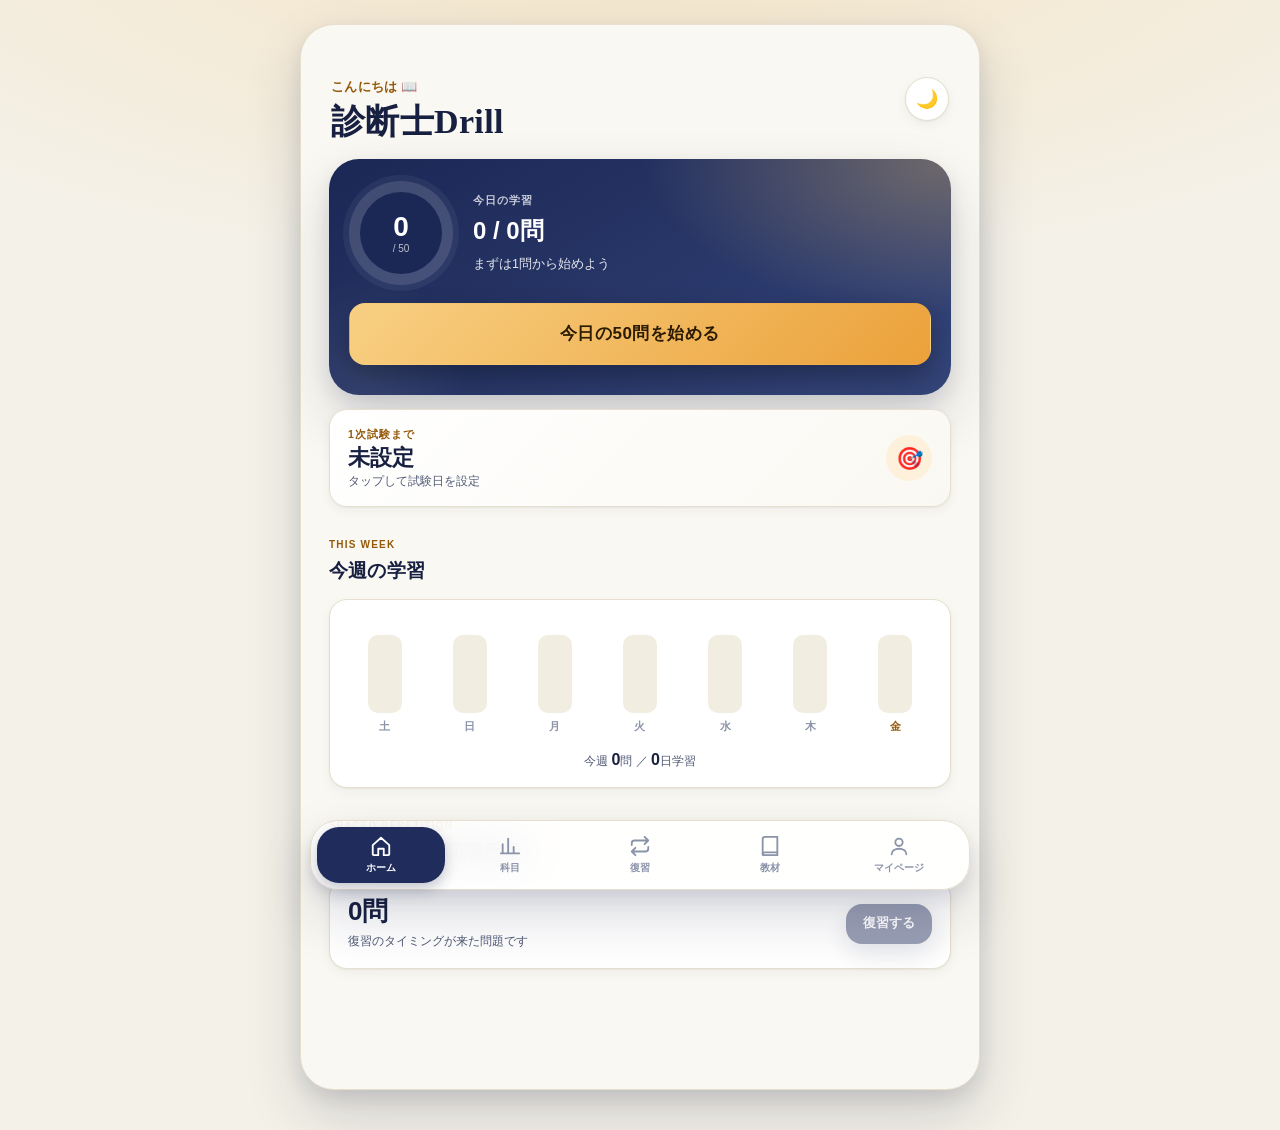
<file: index.html>
<!DOCTYPE html>
<html lang="ja">
<head>
  <meta charset="UTF-8">

  <meta
    name="viewport"
    content="width=device-width, initial-scale=1, viewport-fit=cover"
  >

  <meta
    name="apple-mobile-web-app-capable"
    content="yes"
  >

  <meta
    name="mobile-web-app-capable"
    content="yes"
  >

  <meta
    name="apple-mobile-web-app-status-bar-style"
    content="default"
  >

  <meta
    name="apple-mobile-web-app-title"
    content="診断士Drill"
  >

  <meta
    name="theme-color"
    content="#2457c5"
  >

  <title>診断士Drill</title>

  <link rel="manifest" href="manifest.json">
  <link rel="apple-touch-icon" href="icons/icon.svg">
  <link rel="stylesheet" href="css/style.css">
</head>

<body>

<main class="app">

  <!-- エラー -->
  <p id="boot-error" class="error" hidden></p>


  <!-- =========================
       HOME
       ========================= -->

  <section id="screen-home" class="screen">

    <header class="header">
      <div class="header-top">
        <div class="header-titles">
          <p id="greeting" class="greeting">こんにちは</p>
          <h1>診断士Drill</h1>
        </div>

        <button
          id="btn-theme-toggle"
          class="icon-btn"
          type="button"
          aria-label="ダークモードに切り替え"
        >
          🌙
        </button>
      </div>

      <div id="streak-badge" class="streak-badge" hidden>
        <span class="streak-mark">継続</span>
        <strong id="streak-count">0</strong>
        <span class="streak-unit">日目</span>
      </div>
    </header>

    <div class="today-hero">
      <div class="today-hero-top">
        <div id="today-ring" class="today-ring">
          <div class="today-ring-inner">
            <strong id="today-ring-count">0</strong>
            <span id="today-ring-total">/ 0</span>
          </div>
        </div>

        <div class="today-hero-text">
          <p class="label">今日の学習</p>
          <p id="stat-today" class="value">0 / 0問</p>
          <p id="today-hero-sub" class="today-hero-sub">まずは1問から始めよう</p>
        </div>
      </div>

      <p id="resume-note" class="note" hidden></p>

      <button id="btn-start-daily" class="btn cta" type="button">
        今日の50問を始める
      </button>

      <button id="btn-extra-daily" class="btn ghost" type="button" hidden>
        追加で20問解く
      </button>
    </div>

    <div class="exam-card">
      <div class="exam-card-main">
        <span class="exam-label">1次試験まで</span>
        <strong id="exam-days" class="exam-days">未設定</strong>
        <small id="exam-sub" class="exam-sub">タップして試験日を設定</small>
      </div>
      <span class="exam-icon" aria-hidden="true">🎯</span>
      <input
        id="exam-date-input"
        class="exam-date-input"
        type="date"
        aria-label="試験日を設定"
      >
    </div>

    <div class="home-section">
      <div class="section-heading-row">
        <div>
          <p class="section-kicker">THIS WEEK</p>
          <h2 class="section-title">今週の学習</h2>
        </div>
      </div>

      <div id="week-strip" class="week-strip"></div>
    </div>

    <div class="home-section">
      <div class="section-heading-row">
        <div>
          <p class="section-kicker">SPACED REPETITION</p>
          <h2 class="section-title">今日の復習（間隔反復）</h2>
        </div>
      </div>

      <div class="srs-card">
        <div class="srs-card-text">
          <span id="srs-due-count" class="srs-due-count">0問</span>
          <small>復習のタイミングが来た問題です</small>
        </div>

        <button id="btn-srs-review" class="btn primary small-btn" type="button">
          復習する
        </button>
      </div>
    </div>

  </section>


  <!-- =========================
       SUBJECTS (TAB)
       ========================= -->

  <section id="screen-subjects" class="screen" hidden>

    <div class="page-heading tab-heading">
      <p class="section-kicker">STUDY PROGRESS</p>
      <h2>科目</h2>
      <p>科目をタップすると分野別に演習できます。</p>
    </div>

    <div id="subject-stats" class="subject-stat-cards"></div>

    <div class="home-section">
      <div class="section-heading-row">
        <div>
          <p class="section-kicker">WEAK POINTS</p>
          <h2 class="section-title">弱点分野</h2>
        </div>
      </div>

      <button id="btn-weak-drill" class="btn primary" type="button">
        🎯 弱点だけで20問
      </button>

      <div id="weak-category-list" class="weak-category-list"></div>
    </div>

  </section>


  <!-- =========================
       STUDY TOOLS (TAB)
       ========================= -->

  <section id="screen-study" class="screen" hidden>

    <div class="page-heading tab-heading">
      <p class="section-kicker">REVIEW</p>
      <h2>復習</h2>
      <p>自信度ごとの状況を見て、苦手なところから解き直せます。</p>
    </div>

    <div class="home-section first">
      <div class="section-heading-row">
        <div>
          <p class="section-kicker">CONFIDENCE</p>
          <h2 class="section-title">自信度別の集計</h2>
        </div>
      </div>

      <div id="conf-summary" class="conf-summary"></div>
    </div>

    <div class="home-section">
      <div class="section-heading-row">
        <div>
          <p class="section-kicker">TOOLS</p>
          <h2 class="section-title">復習ツール</h2>
        </div>
      </div>

      <div class="tile-grid">

        <button id="btn-review" class="tile" type="button">
          <span class="tile-icon">❌</span>
          <span class="tile-label">間違えた問題を復習</span>
        </button>

        <button id="btn-favorites" class="tile" type="button">
          <span class="tile-icon">🚩</span>
          <span class="tile-label">要復習リスト</span>
        </button>

        <button id="btn-notes-list" class="tile" type="button">
          <span class="tile-icon">✍️</span>
          <span class="tile-label">マイノート一覧</span>
        </button>

        <button id="btn-flashcards" class="tile" type="button">
          <span class="tile-icon">📚</span>
          <span class="tile-label">用語集フラッシュカード</span>
        </button>

      </div>
    </div>

  </section>


  <!-- =========================
       MY PAGE (TAB)
       ========================= -->

  <section id="screen-mypage" class="screen" hidden>

    <div class="page-heading tab-heading">
      <p class="section-kicker">MY PAGE</p>
      <h2>マイページ</h2>
      <p>学習の記録と、自作問題・バックアップの管理。</p>
    </div>

    <div class="mini-stats">
      <article class="card">
        <p class="label">累計正答率</p>
        <p id="stat-accuracy" class="value">-</p>
      </article>

      <article class="card">
        <p class="label">累計回答数</p>
        <p id="stat-total" class="value">0問</p>
      </article>
    </div>

    <div class="milestone-card">
      <div class="milestone-head">
        <span>次の目標</span>
        <strong id="milestone-target">100問</strong>
      </div>
      <div class="milestone-bar"><i id="milestone-bar-fill"></i></div>
      <small id="milestone-text" class="milestone-text"></small>
    </div>

    <div class="home-section">
      <div class="section-heading-row">
        <div>
          <p class="section-kicker">STUDY HEATMAP</p>
          <h2 class="section-title">学習の記録</h2>
        </div>
      </div>

      <div class="heatmap-scroll">
        <div id="study-heatmap" class="heatmap-grid"></div>
      </div>
    </div>

    <div class="home-section">
      <div class="section-heading-row">
        <div>
          <p class="section-kicker">CUSTOM QUESTIONS</p>
          <h2 class="section-title">自作問題・バックアップ</h2>
        </div>
      </div>

      <button id="btn-create-question" class="btn" type="button">
        ＋ 問題を作成
      </button>

      <button id="btn-manage-questions" class="btn" type="button">
        📝 自作問題の管理・バックアップ
      </button>
    </div>

  </section>


  <!-- =========================
       CONFIDENCE DETAIL
       ========================= -->

  <section id="screen-conf-detail" class="screen" hidden>

    <div class="quiz-top">
      <button id="btn-conf-back" class="text-btn" type="button">復習</button>
      <p class="progress">自信度別</p>
      <span></span>
    </div>

    <div class="page-heading">
      <p class="section-kicker">CONFIDENCE</p>
      <h2 id="conf-detail-title"></h2>
      <p id="conf-detail-sub"></p>
    </div>

    <div id="conf-count-picker" class="count-picker">
      <button type="button" class="count-chip" data-count="10">10問</button>
      <button type="button" class="count-chip" data-count="20">20問</button>
      <button type="button" class="count-chip" data-count="30">30問</button>
      <button type="button" class="count-chip" data-count="50">50問</button>
    </div>

    <button id="btn-conf-start" class="btn primary" type="button">30問を解く</button>

    <div id="conf-detail-list" class="preview-list"></div>

  </section>


  <!-- =========================
       MATERIALS (TAB)
       ========================= -->

  <section id="screen-materials" class="screen" hidden>

    <div class="page-heading tab-heading">
      <p class="section-kicker">LIBRARY</p>
      <h2>教材ライブラリ</h2>
      <p>AIで作った解説画像やテキスト教材を保存。関連する問題の解説画面からも開けます。</p>
    </div>

    <button id="btn-materials-add" class="btn primary" type="button">
      ＋ 教材を追加
    </button>

    <p id="materials-empty" class="note">
      教材はまだありません。「教材を追加」から、解説画像やテキストを登録できます。
    </p>

    <div id="materials-list" class="materials-list"></div>

  </section>


  <section id="screen-material-view" class="screen" hidden>

    <div class="quiz-top">
      <button id="btn-material-view-back" class="text-btn" type="button">戻る</button>
      <p class="progress">教材</p>
      <button id="btn-material-edit" class="text-btn" type="button">編集</button>
    </div>

    <div class="page-heading">
      <p id="material-view-meta" class="section-kicker"></p>
      <h2 id="material-view-title"></h2>
    </div>

    <div id="material-view-images" class="material-image-list"></div>

    <div id="material-view-body" class="material-body"></div>

    <button id="btn-material-quiz" class="btn primary" type="button">
      この教材に関連する問題を解く
    </button>

  </section>


  <section id="screen-material-edit" class="screen" hidden>

    <div class="quiz-top">
      <button id="btn-material-edit-back" class="text-btn" type="button">戻る</button>
      <p class="progress">教材</p>
      <span></span>
    </div>

    <div class="page-heading">
      <p class="section-kicker">MATERIAL</p>
      <h2 id="material-edit-heading">新しい教材</h2>
    </div>

    <div class="form-group">
      <label for="material-title">タイトル</label>
      <input id="material-title" type="text" placeholder="例：生産計画の全体像（AI解説）">
    </div>

    <div class="form-group">
      <label for="material-subject">科目</label>
      <select id="material-subject"></select>
    </div>

    <div class="form-group">
      <label for="material-category">分野（空欄＝科目全体）</label>
      <input id="material-category" type="text" placeholder="例：生産計画、店舗管理（「、」区切りで複数可）">
    </div>

    <div class="form-group">
      <label>解説画像</label>
      <button id="btn-material-add-image" class="btn" type="button">＋ 画像を追加</button>
      <input id="material-image-input" type="file" accept="image/*" multiple hidden>
      <div id="material-image-previews" class="material-previews"></div>
    </div>

    <div class="form-group">
      <label for="material-body">テキスト（## 見出し、- 箇条書き、**強調** が使えます）</label>
      <textarea id="material-body" rows="10" placeholder="学習内容をテキストでまとめます"></textarea>
    </div>

    <button id="btn-material-save" class="btn primary" type="button">教材を保存</button>

    <button id="btn-material-delete" class="btn danger" type="button" hidden>
      この教材を削除
    </button>

  </section>


  <!-- =========================
       SUBJECT
       ========================= -->

  <section
    id="screen-subject"
    class="screen"
    hidden
  >

    <div class="quiz-top">

      <button
        id="btn-subject-back"
        class="text-btn"
        type="button"
      >
        ホーム
      </button>

      <p
        id="subject-screen-title"
        class="progress"
      >
        科目
      </p>

      <span></span>

    </div>

    <div class="page-heading">
      <p class="section-kicker">SUBJECT</p>
      <h2>分野を選択</h2>
      <p>学習したい分野を選択してください。</p>
    </div>

    <div
      id="category-list"
      class="category-list"
    ></div>

  </section>


  <!-- =========================
       CATEGORY
       ========================= -->

  <section
    id="screen-category"
    class="screen"
    hidden
  >

    <div class="quiz-top">

      <button
        id="btn-category-back"
        class="text-btn"
        type="button"
      >
        科目へ戻る
      </button>

      <p
        id="category-screen-title"
        class="progress"
      >
        分野
      </p>

      <span></span>

    </div>

    <div
      id="category-detail"
      class="category-detail"
    ></div>

  </section>


  <!-- =========================
       FAVORITES
       ========================= -->

  <section
    id="screen-favorites"
    class="screen"
    hidden
  >

    <div class="quiz-top">

      <button
        id="btn-favorites-back"
        class="text-btn"
        type="button"
      >
        ホーム
      </button>

      <p class="progress">要復習リスト</p>

      <span></span>

    </div>

    <div class="page-heading">
      <p class="section-kicker">NEEDS REVIEW</p>
      <h2>要復習リスト</h2>
      <p>自分で「要復習」に登録した問題だけを解き直せます。</p>
    </div>

    <button
      id="btn-favorites-quiz"
      class="btn primary"
      type="button"
    >
      要復習の問題を演習
    </button>

    <p
      id="favorites-empty"
      class="note"
    >
      要復習に登録した問題はまだありません。
      回答後の「要復習にする」から登録できます。
    </p>

    <ul
      id="favorites-list"
      class="favorite-list"
    ></ul>

  </section>


  <!-- =========================
       NOTES
       ========================= -->

  <section
    id="screen-notes"
    class="screen"
    hidden
  >

    <div class="quiz-top">

      <button
        id="btn-notes-back"
        class="text-btn"
        type="button"
      >
        ホーム
      </button>

      <p class="progress">マイノート</p>

      <span></span>

    </div>

    <div class="page-heading">
      <p class="section-kicker">MY NOTES</p>
      <h2>マイノート一覧</h2>
      <p>解説画面で書いた「自分の言葉での説明」の一覧です。タップすると解き直せます。</p>
    </div>

    <p
      id="notes-empty"
      class="note"
    >
      マイノートはまだありません。
      解説画面の「自分の言葉で説明してみる」から書き込めます。
    </p>

    <ul
      id="notes-list"
      class="favorite-list"
    ></ul>

  </section>


  <!-- =========================
       FLASHCARDS
       ========================= -->

  <section
    id="screen-flashcards"
    class="screen"
    hidden
  >

    <div class="quiz-top">

      <button
        id="btn-flashcards-back"
        class="text-btn"
        type="button"
      >
        ホーム
      </button>

      <p
        id="flashcard-progress"
        class="progress"
      >
        1 / 1
      </p>

      <span></span>

    </div>

    <div class="page-heading">
      <p class="section-kicker">GLOSSARY FLASHCARDS</p>
      <h2>用語集フラッシュカード</h2>
      <p>問題の「関連知識」から作られた用語カードです。タップで裏面を表示します。</p>
    </div>

    <div class="flashcard-stage">
      <button
        id="flashcard"
        class="flashcard"
        type="button"
      >
        <div class="flashcard-inner">

          <div class="flashcard-face flashcard-front">
            <p id="flashcard-front-text"></p>
          </div>

          <div class="flashcard-face flashcard-back">
            <p id="flashcard-back-text"></p>
          </div>

        </div>
      </button>
    </div>

    <div class="flashcard-controls">

      <button
        id="btn-flashcard-prev"
        class="btn"
        type="button"
      >
        ← 前へ
      </button>

      <button
        id="btn-flashcard-shuffle"
        class="btn"
        type="button"
      >
        🔀 シャッフル
      </button>

      <button
        id="btn-flashcard-next"
        class="btn primary"
        type="button"
      >
        次へ →
      </button>

    </div>

  </section>


  <!-- =========================
       QUIZ
       ========================= -->

  <section id="screen-daily-preview" class="screen" hidden>

    <div class="quiz-top">
      <button id="btn-preview-back" class="text-btn" type="button">ホーム</button>
      <p class="progress">出題一覧</p>
      <span></span>
    </div>

    <div class="page-heading">
      <p class="section-kicker">TODAY'S SET</p>
      <h2 id="preview-title">今日の問題</h2>
      <p id="preview-summary"></p>
    </div>

    <div id="preview-list" class="preview-list"></div>

    <div class="sticky-actions">
      <button id="btn-preview-start" class="btn primary" type="button">この内容で開始</button>
      <button id="btn-preview-reroll" class="btn" type="button">🔀 出題を選び直す</button>
    </div>

  </section>


  <section
    id="screen-quiz"
    class="screen"
    hidden
  >

    <div class="quiz-top">

      <button
        id="btn-back-home"
        class="text-btn"
        type="button"
      >
        ホーム
      </button>

      <p
        id="quiz-progress"
        class="progress"
      >
        1 / 20
      </p>

      <button
        id="btn-favorite"
        class="star-btn"
        type="button"
        aria-label="要復習に登録"
        aria-pressed="false"
      >
        ☆
      </button>

    </div>

    <div class="quiz-progress-track">
      <div id="quiz-progress-fill" class="quiz-progress-fill"></div>
    </div>

    <div class="quiz-card">

      <div id="quiz-meta" class="quiz-meta"></div>

      <p id="quiz-confidence" class="quiz-confidence"></p>

      <h2
        id="quiz-question"
        class="question"
      ></h2>

      <div
        id="quiz-choices"
        class="choices"
      ></div>

    </div>

  </section>


  <!-- =========================
       EXPLAIN
       ========================= -->

  <section
    id="screen-explain"
    class="screen"
    hidden
  >

    <p
      id="explain-badge"
      class="badge"
    ></p>

    <p
      id="explain-question"
      class="question small"
    ></p>

    <p
      id="explain-answer"
      class="answer"
    ></p>


    <div id="confidence-group" class="confidence-group">
      <p class="confidence-label">
        この問題への自信は？（正解→普通／不正解→理解不足に自動設定。タップで変更できます）
      </p>

      <div class="confidence-buttons">

        <button type="button" class="confidence-btn" data-level="confident">
          <span class="cb-icon">💪</span><span>自信あり</span>
        </button>

        <button type="button" class="confidence-btn" data-level="normal">
          <span class="cb-icon">🙂</span><span>普通</span>
        </button>

        <button type="button" class="confidence-btn" data-level="review">
          <span class="cb-icon">🔁</span><span>要復習</span>
        </button>

        <button type="button" class="confidence-btn" data-level="weak">
          <span class="cb-icon">😣</span><span>理解不足</span>
        </button>

      </div>
    </div>


    <div class="explain-section">

      <h3 class="explain-title">
        📖 正答解説
      </h3>

      <p
        id="explain-body"
        class="explanation"
      ></p>

    </div>


    <div id="question-images-section" class="explain-section">
      <h3 class="explain-title">🖼 解説画像（AI解説・テキスト画像）</h3>
      <div id="question-images" class="qimg-list"></div>
      <button id="btn-qimg-add" class="btn" type="button">＋ 画像を追加（この問題に保存）</button>
      <input id="qimg-input" type="file" accept="image/*" multiple hidden>
    </div>


    <div class="explain-section">

      <h3 class="explain-title">
        ✍️ 自分の言葉で説明してみる（マイノート）
      </h3>

      <textarea
        id="explain-note"
        rows="4"
        placeholder="なぜこの答えになるのか、自分の言葉でまとめてみましょう"
      ></textarea>
    </div>


    <div
      id="choice-explanations-section"
      class="explain-section"
      hidden
    >

      <h3 class="explain-title">
        🔎 選択肢を詳しく見る
      </h3>

      <div
        id="choice-explanations"
        class="choice-explanations"
      ></div>

    </div>


    <div
      id="key-point-section"
      class="key-point"
      hidden
    >

      <h3>🎯 この問題の核心</h3>

      <p id="key-point"></p>

    </div>


    <div
      id="related-knowledge-section"
      class="explain-section"
      hidden
    >

      <h3 class="explain-title">
        📚 関連知識
      </h3>

      <div
        id="related-knowledge"
        class="related-knowledge"
      ></div>

    </div>


    <div
      id="mistake-point-section"
      class="mistake-point"
      hidden
    >

      <h3>⚠️ 間違いやすいポイント</h3>

      <p id="mistake-point"></p>

    </div>


    <div
      id="related-materials-section"
      class="explain-section"
      hidden
    >
      <h3 class="explain-title">📘 関連教材（解説画像・テキスト）</h3>
      <div id="related-materials" class="material-chips"></div>
    </div>


    <button
      id="btn-favorite-explain"
      class="review-toggle"
      type="button"
      aria-pressed="false"
    >
      <span class="review-toggle-icon">🚩</span>
      <span class="review-toggle-label">要復習にする</span>
    </button>

    <button
      id="btn-next"
      class="btn primary"
      type="button"
    >
      次の問題へ
    </button>

  </section>


  <!-- =========================
       CREATE / EDIT
       ========================= -->

  <section
    id="screen-create-question"
    class="screen"
    hidden
  >

    <div class="quiz-top">

      <button
        id="btn-create-question-back"
        class="text-btn"
        type="button"
      >
        ホーム
      </button>

      <p
        id="create-screen-title"
        class="progress"
      >
        問題を作成
      </p>

      <span></span>

    </div>


    <div class="page-heading">
      <p class="section-kicker">CUSTOM QUESTION</p>

      <h2 id="create-form-heading">
        新しい問題
      </h2>

      <p>
        自分専用の問題を登録できます。
      </p>
    </div>


    <div class="form-group">

      <label for="create-subject">科目</label>

      <select id="create-subject">
        <option value="">選択してください</option>
      </select>

    </div>


    <div class="form-group">

      <label for="create-category">分野</label>

      <input
        id="create-category"
        type="text"
        placeholder="例：生産計画、店舗管理、GDP"
      >

    </div>


    <div class="form-group">

      <label for="create-difficulty">難易度</label>

      <select id="create-difficulty">

        <option value="1">1 - 基礎</option>

        <option value="2" selected>
          2 - 標準
        </option>

        <option value="3">
          3 - 応用
        </option>

      </select>

    </div>


    <div class="form-group">

      <label for="create-question">
        問題文
      </label>

      <textarea
        id="create-question"
        rows="5"
        placeholder="問題文を入力してください"
      ></textarea>

    </div>


    <div class="form-group">

      <label>選択肢</label>

      <input id="create-choice-0" type="text" placeholder="ア">
      <input id="create-choice-1" type="text" placeholder="イ">
      <input id="create-choice-2" type="text" placeholder="ウ">
      <input id="create-choice-3" type="text" placeholder="エ">

    </div>


    <div class="form-group">

      <label for="create-answer">
        正解
      </label>

      <select id="create-answer">

        <option value="0">ア</option>
        <option value="1">イ</option>
        <option value="2">ウ</option>
        <option value="3">エ</option>

      </select>

    </div>


    <div class="form-group">

      <label for="create-explanation">
        正答解説
      </label>

      <textarea
        id="create-explanation"
        rows="4"
        placeholder="なぜ正しいのか"
      ></textarea>

    </div>


    <div class="form-group">

      <label>選択肢別解説</label>

      <textarea id="create-choice-explanation-0" rows="3" placeholder="アの解説"></textarea>
      <textarea id="create-choice-explanation-1" rows="3" placeholder="イの解説"></textarea>
      <textarea id="create-choice-explanation-2" rows="3" placeholder="ウの解説"></textarea>
      <textarea id="create-choice-explanation-3" rows="3" placeholder="エの解説"></textarea>

    </div>


    <div class="form-group">

      <label for="create-key-point">
        この問題の核心
      </label>

      <textarea
        id="create-key-point"
        rows="3"
        placeholder="この問題で覚えるべき核心"
      ></textarea>

    </div>


    <div class="form-group">

      <label for="create-related">
        関連知識
      </label>

      <textarea
        id="create-related"
        rows="5"
        placeholder="関連する知識を入力してください&#10;1行につき1項目"
      ></textarea>

    </div>


    <button
      id="btn-save-question"
      class="btn primary"
      type="button"
    >
      問題を保存
    </button>


    <button
      id="btn-delete-editing-question"
      class="btn danger"
      type="button"
      hidden
    >
      この問題を削除
    </button>

  </section>


  <!-- =========================
       MANAGE QUESTIONS
       ========================= -->

  <section
    id="screen-manage-questions"
    class="screen"
    hidden
  >

    <div class="quiz-top">

      <button
        id="btn-manage-back"
        class="text-btn"
        type="button"
      >
        ホーム
      </button>

      <p class="progress">
        自作問題管理
      </p>

      <span></span>

    </div>


    <div class="page-heading manage-page-heading">

      <p class="section-kicker">
        QUESTION LIBRARY
      </p>

      <h2>自作問題</h2>

      <p>
        科目・分野ごとに整理して管理できます。
      </p>

    </div>


    <div class="manage-summary">

      <div>
        <span class="summary-label">
          登録問題
        </span>

        <strong
          id="custom-question-count"
        >
          0問
        </strong>
      </div>

    </div>


    <!-- 学習データのバックアップ -->

    <div class="import-card backup-card">

      <div class="import-card-text">

        <span class="import-label">
          BACKUP
        </span>

        <strong>
          学習データのバックアップ
        </strong>

        <small>
          進捗・要復習・間隔反復・マイノートをまとめて書き出し／復元
        </small>

      </div>

      <div class="backup-actions">

        <button
          id="btn-export-backup"
          class="small-btn btn"
          type="button"
        >
          書き出し
        </button>

        <button
          id="btn-import-backup"
          class="small-btn btn"
          type="button"
        >
          復元
        </button>

      </div>

    </div>

    <input
      id="backup-import-file"
      type="file"
      accept=".json,application/json"
      hidden
    >


    <!-- AIインポートを上部へ -->

    <div class="import-card">

      <div class="import-card-text">

        <span class="import-label">
          AI IMPORT
        </span>

        <strong>
          AI問題を一括追加
        </strong>

        <small>
          JSONファイルから複数問題をまとめて登録
        </small>

      </div>

      <button
        id="btn-import-questions"
        class="import-button"
        type="button"
      >
        インポート
      </button>

    </div>


    <input
      id="question-import-file"
      type="file"
      accept=".json,application/json"
      hidden
    >


    <button
      id="btn-create-from-manage"
      class="btn primary"
      type="button"
    >
      ＋ 新しい問題を作成
    </button>


    <div class="manage-tools">

      <input
        id="custom-question-search"
        class="search-input"
        type="search"
        placeholder="問題文・分野・科目を検索"
      >

    </div>


    <div
      id="custom-question-list"
      class="custom-question-list"
    ></div>


    <button
      id="btn-clear-all-custom-questions"
      class="btn danger"
      type="button"
    >
      🗑 自作問題をすべてクリア
    </button>

  </section>


  <!-- =========================
       RESULT
       ========================= -->

  <section
    id="screen-result"
    class="screen"
    hidden
  >

    <div class="result-icon">
      ✓
    </div>

    <p class="section-kicker">
      SESSION COMPLETE
    </p>

    <h2>
      今回の結果
    </h2>

    <p
      id="result-score"
      class="value large"
    ></p>

    <p
      id="result-accuracy"
      class="note"
    ></p>

    <button
      id="btn-home"
      class="btn primary"
      type="button"
    >
      ホームへ戻る
    </button>

  </section>

</main>


<!-- トースト通知 -->
<!-- ライトボックス -->
<div id="lightbox" class="lightbox" hidden>
  <img id="lightbox-img" alt="">
</div>

<!-- ボトムタブ -->
<nav id="tabbar" class="tabbar" aria-label="メインメニュー" hidden>
  <div class="tabbar-inner">

    <button class="tab" data-tab="home" type="button">
      <svg viewBox="0 0 24 24" aria-hidden="true"><path d="M3 11l9-8 9 8v10a1 1 0 0 1-1 1h-5v-7H9v7H4a1 1 0 0 1-1-1z"/></svg>
      <span class="tab-label">ホーム</span>
    </button>

    <button class="tab" data-tab="subjects" type="button">
      <svg viewBox="0 0 24 24" aria-hidden="true"><path d="M4 20V10M10 20V4M16 20v-7M22 20H2"/></svg>
      <span class="tab-label">科目</span>
    </button>

    <button class="tab" data-tab="study" type="button">
      <svg viewBox="0 0 24 24" aria-hidden="true"><path d="M17 2l4 4-4 4M3 11V9a3 3 0 0 1 3-3h15M7 22l-4-4 4-4M21 13v2a3 3 0 0 1-3 3H3"/></svg>
      <span class="tab-label">復習</span>
    </button>

    <button class="tab" data-tab="materials" type="button">
      <svg viewBox="0 0 24 24" aria-hidden="true"><path d="M4 4.5A2.5 2.5 0 0 1 6.5 2H20v17H6.5A2.5 2.5 0 0 0 4 21.5z"/><path d="M20 19v3H6.5A2.5 2.5 0 0 1 4 19.5"/></svg>
      <span class="tab-label">教材</span>
    </button>

    <button class="tab" data-tab="mypage" type="button">
      <svg viewBox="0 0 24 24" aria-hidden="true"><circle cx="12" cy="8" r="4"/><path d="M4 21c0-4 4-6 8-6s8 2 8 6"/></svg>
      <span class="tab-label">マイページ</span>
    </button>

  </div>
</nav>

<div id="toast-container" class="toast-container" aria-live="polite"></div>

<!-- 確認ダイアログ -->
<div id="confirm-modal" class="modal-overlay" hidden>
  <div
    class="modal-box"
    role="alertdialog"
    aria-modal="true"
    aria-labelledby="confirm-modal-title"
  >
    <p id="confirm-modal-title" class="modal-title"></p>
    <p id="confirm-modal-message" class="modal-message"></p>

    <div class="modal-actions">
      <button
        id="confirm-modal-cancel"
        class="btn"
        type="button"
      >
        キャンセル
      </button>

      <button
        id="confirm-modal-ok"
        class="btn danger"
        type="button"
      >
        OK
      </button>
    </div>
  </div>
</div>


<script src="js/config.js"></script>
<script src="js/storage.js"></script>
<script src="js/question-db.js"></script>
<script src="js/selector.js"></script>
<script src="js/stats.js"></script>
<script src="js/quiz.js"></script>
<script src="js/app.js"></script>

</body>
</html>
</file>
<file: css/style.css>
/* =========================================================
   診断士Drill — Design System v5
   コンセプト：夜明け前の机に灯るスタンドライト。
   ネイビーの静けさ × 琥珀の灯り × 紙の温かさ。
   毎日開くたびに「少しだけ前に進んだ」と感じられる設計。
   ========================================================= */

/* ---------------------------------------------------------
   1. Tokens
   --------------------------------------------------------- */

:root {
  --bg: #f4f1e8;
  --bg-glow: rgba(240, 188, 99, 0.26);
  --surface: #ffffff;
  --surface-2: #faf8f2;
  --surface-3: #f1ede1;

  --ink: #182041;
  --ink-2: #4f5873;
  --ink-3: #8b93a8;

  --line: #e7dfcd;
  --line-soft: #efe9d9;

  --brand: #1f2c5c;
  --brand-2: #34457a;
  --on-brand: #ffffff;

  --accent: #e3962b;
  --accent-light: #f6c76d;
  --accent-ink: #94590a;
  --accent-bg: #fdf1db;

  --good: #2c8a62;
  --good-bg: #e6f5ed;
  --bad: #c0413f;
  --bad-bg: #fceae8;
  --info: #2d4a8a;
  --info-bg: #e8edf8;

  --tabbar-bg: rgba(255, 255, 255, 0.88);

  --shadow-sm: 0 1px 2px rgba(24, 32, 65, 0.05), 0 4px 12px rgba(24, 32, 65, 0.05);
  --shadow: 0 2px 4px rgba(24, 32, 65, 0.05), 0 12px 30px rgba(24, 32, 65, 0.10);
  --shadow-lg: 0 8px 18px rgba(24, 32, 65, 0.10), 0 26px 56px rgba(24, 32, 65, 0.16);

  --r-sm: 12px;
  --r: 18px;
  --r-lg: 24px;
  --r-xl: 30px;

  --maxw: 680px;

  --font-serif: "Hiragino Mincho ProN", "Yu Mincho", "YuMincho", "Noto Serif JP", serif;
  --font-sans: "Hiragino Sans", "Hiragino Kaku Gothic ProN", "Yu Gothic", "Meiryo", -apple-system, BlinkMacSystemFont, sans-serif;

  --ease: cubic-bezier(0.2, 0.8, 0.2, 1);
  --spring: cubic-bezier(0.2, 0.9, 0.3, 1.25);
}

[data-theme="dark"] {
  --bg: #0e1120;
  --bg-glow: rgba(224, 150, 43, 0.16);
  --surface: #171b2e;
  --surface-2: #1c2136;
  --surface-3: #222842;

  --ink: #eef0f8;
  --ink-2: #aab0c6;
  --ink-3: #6c7391;

  --line: #2a3050;
  --line-soft: #232842;

  --brand: #eef0f8;
  --brand-2: #c9cfe6;
  --on-brand: #12162a;

  --accent: #eaa23a;
  --accent-light: #f6c76d;
  --accent-ink: #f2bd62;
  --accent-bg: #33260f;

  --good: #52b88b;
  --good-bg: #14291f;
  --bad: #e57a78;
  --bad-bg: #2d1818;
  --info: #93abee;
  --info-bg: #1b2340;

  --tabbar-bg: rgba(23, 27, 46, 0.88);

  --shadow-sm: 0 1px 2px rgba(0, 0, 0, 0.3), 0 4px 12px rgba(0, 0, 0, 0.22);
  --shadow: 0 2px 4px rgba(0, 0, 0, 0.3), 0 12px 30px rgba(0, 0, 0, 0.34);
  --shadow-lg: 0 8px 18px rgba(0, 0, 0, 0.36), 0 26px 56px rgba(0, 0, 0, 0.5);
}

/* 科目カラー（data-i = 科目の並び順） */
[data-i="0"] { --subj: #2d4a8a; --subj-bg: #e6ecf8; }
[data-i="1"] { --subj: #2c8a62; --subj-bg: #e4f3eb; }
[data-i="2"] { --subj: #b9791a; --subj-bg: #fbefd9; }
[data-i="3"] { --subj: #c0413f; --subj-bg: #fbe8e6; }
[data-i="4"] { --subj: #7a4fa3; --subj-bg: #f0e8f7; }
[data-i="5"] { --subj: #1f8a99; --subj-bg: #e0f1f3; }
[data-i="6"] { --subj: #8a6a3c; --subj-bg: #f1eadd; }

[data-theme="dark"] [data-i="0"] { --subj: #93abee; --subj-bg: #1d2644; }
[data-theme="dark"] [data-i="1"] { --subj: #5cc29a; --subj-bg: #14291f; }
[data-theme="dark"] [data-i="2"] { --subj: #eaa23a; --subj-bg: #33260f; }
[data-theme="dark"] [data-i="3"] { --subj: #e88a88; --subj-bg: #2e1818; }
[data-theme="dark"] [data-i="4"] { --subj: #bb8ee6; --subj-bg: #271d33; }
[data-theme="dark"] [data-i="5"] { --subj: #5cc3d1; --subj-bg: #14282c; }
[data-theme="dark"] [data-i="6"] { --subj: #cfaa72; --subj-bg: #2b2418; }

/* ---------------------------------------------------------
   2. Base
   --------------------------------------------------------- */

* { box-sizing: border-box; }

html {
  -webkit-text-size-adjust: 100%;
  scroll-behavior: smooth;
}

body {
  margin: 0;
  min-height: 100vh;
  background:
    radial-gradient(120% 52% at 50% -8%, var(--bg-glow), transparent 62%),
    var(--bg);
  color: var(--ink);
  font-family: var(--font-sans);
  font-size: 15px;
  line-height: 1.6;
  -webkit-font-smoothing: antialiased;
  transition: background-color 0.3s ease, color 0.3s ease;
}

button, input, select, textarea {
  font: inherit;
  color: inherit;
}

button { -webkit-tap-highlight-color: transparent; }

:focus-visible {
  outline: 2px solid var(--accent);
  outline-offset: 2px;
}

[hidden] { display: none !important; }

h1, h2, h3, h4, p { margin-top: 0; }

/* ---------------------------------------------------------
   3. Shell / transitions
   --------------------------------------------------------- */

.app {
  width: 100%;
  max-width: var(--maxw);
  min-height: 100vh;
  margin: 0 auto;
  padding: env(safe-area-inset-top) 18px calc(40px + env(safe-area-inset-bottom));
}

body.has-tabbar .app {
  padding-bottom: calc(120px + env(safe-area-inset-bottom));
}

.screen {
  animation: screen-in 0.32s var(--ease);
}

@keyframes screen-in {
  from { opacity: 0; transform: translateY(10px); }
  to   { opacity: 1; transform: translateY(0); }
}

/* ---------------------------------------------------------
   4. Typography helpers
   --------------------------------------------------------- */

.section-kicker {
  margin: 0 0 3px;
  color: var(--accent-ink);
  font-size: 10px;
  font-weight: 800;
  letter-spacing: 0.12em;
}

.section-title {
  margin: 0;
  font-family: var(--font-serif);
  font-size: 19px;
  font-weight: 700;
  letter-spacing: 0.01em;
}

.section-heading-row {
  display: flex;
  align-items: center;
  justify-content: space-between;
  margin-bottom: 12px;
}

.home-section { margin-top: 30px; }
.home-section.first { margin-top: 6px; }

.page-heading { margin: 8px 2px 20px; }

.page-heading h2 {
  margin: 0 0 6px;
  font-family: var(--font-serif);
  font-size: 26px;
  line-height: 1.3;
  font-weight: 700;
}

.page-heading p:last-child {
  margin: 0;
  color: var(--ink-2);
  font-size: 12.5px;
  line-height: 1.7;
}

.tab-heading { margin-top: 24px; }

.note {
  color: var(--ink-2);
  font-size: 12.5px;
  line-height: 1.75;
}

.error {
  margin: 0 0 14px;
  padding: 13px 15px;
  border-radius: var(--r-sm);
  background: var(--bad-bg);
  color: var(--bad);
  font-size: 13px;
}

/* ---------------------------------------------------------
   5. Header
   --------------------------------------------------------- */

.header { padding: 24px 2px 18px; }

.header-top {
  display: flex;
  align-items: flex-start;
  justify-content: space-between;
  gap: 12px;
}

.greeting {
  margin: 0 0 4px;
  color: var(--accent-ink);
  font-size: 13px;
  font-weight: 800;
  letter-spacing: 0.02em;
}

.header h1 {
  margin: 0;
  font-family: var(--font-serif);
  font-size: 34px;
  line-height: 1.15;
  font-weight: 800;
  letter-spacing: 0.01em;
}

.icon-btn {
  flex: 0 0 auto;
  width: 44px;
  height: 44px;
  border: 1px solid var(--line);
  border-radius: 50%;
  background: var(--surface);
  font-size: 18px;
  line-height: 1;
  cursor: pointer;
  box-shadow: var(--shadow-sm);
  transition: transform 0.2s var(--spring), box-shadow 0.2s ease;
}

.icon-btn:hover { transform: rotate(-12deg) scale(1.05); }
.icon-btn:active { transform: scale(0.9); }

.streak-badge {
  display: inline-flex;
  align-items: baseline;
  gap: 5px;
  margin-top: 14px;
  padding: 7px 16px 7px 12px;
  border: 1.5px solid var(--accent);
  border-radius: 999px;
  background: var(--accent-bg);
  color: var(--accent-ink);
  transform: rotate(-1.5deg);
}

.streak-badge::before {
  content: "🔥";
  align-self: center;
  font-size: 15px;
}

.streak-mark {
  padding-right: 7px;
  border-right: 1px solid currentColor;
  font-size: 10px;
  font-weight: 800;
  letter-spacing: 0.1em;
  opacity: 0.85;
}

.streak-badge strong {
  font-size: 19px;
  font-weight: 900;
  letter-spacing: -0.02em;
  font-variant-numeric: tabular-nums;
}

.streak-unit { font-size: 11px; font-weight: 700; }

.streak-badge.is-today {
  border-color: transparent;
  background: linear-gradient(135deg, var(--accent-light), var(--accent));
  color: #3a2300;
  box-shadow: 0 6px 16px rgba(227, 150, 43, 0.38);
}

/* ---------------------------------------------------------
   6. Buttons
   --------------------------------------------------------- */

.btn {
  display: block;
  width: 100%;
  min-height: 54px;
  margin: 0 0 10px;
  padding: 13px 18px;
  border: 1.5px solid var(--line);
  border-radius: 16px;
  background: var(--surface);
  color: var(--ink);
  font-size: 14.5px;
  font-weight: 700;
  line-height: 1.4;
  cursor: pointer;
  transition: transform 0.15s var(--ease), box-shadow 0.2s ease, border-color 0.2s ease, background 0.2s ease;
}

.btn:hover { border-color: var(--ink-3); box-shadow: var(--shadow-sm); }
.btn:active { transform: scale(0.98); }

.btn:disabled {
  opacity: 0.45;
  cursor: not-allowed;
  transform: none;
  box-shadow: none;
}

.btn.primary {
  border-color: transparent;
  background: var(--brand);
  color: var(--on-brand);
  box-shadow: 0 10px 24px rgba(24, 32, 65, 0.24);
}

.btn.primary:hover { transform: translateY(-1px); box-shadow: 0 14px 30px rgba(24, 32, 65, 0.3); }

.btn.danger {
  border-color: rgba(192, 65, 63, 0.35);
  background: var(--bad-bg);
  color: var(--bad);
}

.small-btn {
  display: inline-block;
  width: auto;
  min-height: 40px;
  margin: 0;
  padding: 8px 16px;
  font-size: 12.5px;
}

.text-btn {
  padding: 8px 2px;
  border: 0;
  background: transparent;
  color: var(--ink-2);
  font-size: 13px;
  font-weight: 700;
  cursor: pointer;
}

.text-btn:hover { color: var(--ink); }

/* ---------------------------------------------------------
   7. Today hero
   --------------------------------------------------------- */

.today-hero {
  position: relative;
  overflow: hidden;
  margin-bottom: 14px;
  padding: 22px 20px 20px;
  border-radius: var(--r-xl);
  background:
    radial-gradient(90% 120% at 100% 0%, rgba(246, 199, 109, 0.34), transparent 55%),
    linear-gradient(150deg, #1b2755, #34457a);
  color: #fff;
  box-shadow: var(--shadow-lg);
}

[data-theme="dark"] .today-hero {
  background:
    radial-gradient(90% 120% at 100% 0%, rgba(234, 162, 58, 0.3), transparent 55%),
    linear-gradient(150deg, #232c58, #3a4682);
}

.today-hero::before {
  content: "";
  position: absolute;
  left: -60px;
  bottom: -80px;
  width: 200px;
  height: 200px;
  border-radius: 50%;
  background: radial-gradient(circle, rgba(255, 255, 255, 0.08), transparent 70%);
  pointer-events: none;
}

.today-hero-top {
  position: relative;
  z-index: 1;
  display: flex;
  align-items: center;
  gap: 20px;
  margin-bottom: 18px;
}

.today-ring {
  --pct: 0;
  flex: 0 0 auto;
  display: flex;
  align-items: center;
  justify-content: center;
  width: 104px;
  height: 104px;
  border-radius: 50%;
  background: conic-gradient(var(--accent-light) calc(var(--pct) * 1%), rgba(255, 255, 255, 0.16) 0);
  box-shadow: 0 0 0 6px rgba(255, 255, 255, 0.05);
  transition: background 0.8s var(--ease);
}

.today-ring-inner {
  display: flex;
  flex-direction: column;
  align-items: center;
  justify-content: center;
  width: 82px;
  height: 82px;
  border-radius: 50%;
  background: #1b2755;
  line-height: 1.1;
}

[data-theme="dark"] .today-ring-inner { background: #232c58; }

.today-ring-inner strong {
  font-size: 28px;
  font-weight: 900;
  font-variant-numeric: tabular-nums;
}

.today-ring-inner span { font-size: 10px; opacity: 0.7; }

.today-hero-text { min-width: 0; }

.today-hero .label {
  margin: 0 0 2px;
  font-size: 11px;
  font-weight: 800;
  letter-spacing: 0.1em;
  opacity: 0.75;
}

.today-hero .value {
  margin: 0;
  font-size: 24px;
  font-weight: 900;
  font-variant-numeric: tabular-nums;
}

.today-hero-sub {
  margin: 5px 0 0;
  font-size: 12.5px;
  line-height: 1.5;
  opacity: 0.88;
}

.today-hero .note {
  position: relative;
  z-index: 1;
  margin: 0 0 12px;
  color: rgba(255, 255, 255, 0.85);
}

.btn.cta {
  position: relative;
  z-index: 1;
  min-height: 62px;
  border-color: transparent;
  background: linear-gradient(135deg, #f8d083, #eba13a);
  color: #2b1b00;
  font-size: 17px;
  font-weight: 900;
  letter-spacing: 0.03em;
  box-shadow: 0 12px 28px rgba(0, 0, 0, 0.3);
  animation: cta-glow 3.2s ease-in-out infinite;
}

.btn.cta:hover { transform: translateY(-2px); }

.btn.cta:disabled {
  background: rgba(255, 255, 255, 0.2);
  color: rgba(255, 255, 255, 0.75);
  box-shadow: none;
  animation: none;
}

@keyframes cta-glow {
  0%, 100% { box-shadow: 0 12px 28px rgba(0, 0, 0, 0.3), 0 0 0 0 rgba(246, 199, 109, 0.5); }
  50%      { box-shadow: 0 12px 28px rgba(0, 0, 0, 0.3), 0 0 0 10px rgba(246, 199, 109, 0); }
}

.btn.ghost {
  position: relative;
  z-index: 1;
  margin-bottom: 0;
  border-color: rgba(255, 255, 255, 0.3);
  background: rgba(255, 255, 255, 0.12);
  color: #fff;
}

.btn.ghost:hover { background: rgba(255, 255, 255, 0.2); border-color: rgba(255, 255, 255, 0.45); }

/* ---------------------------------------------------------
   8. Exam / week / SRS
   --------------------------------------------------------- */

.exam-card {
  position: relative;
  display: flex;
  align-items: center;
  justify-content: space-between;
  gap: 14px;
  margin-bottom: 8px;
  padding: 16px 18px;
  border: 1px solid var(--line);
  border-radius: var(--r);
  background: linear-gradient(135deg, var(--surface), var(--surface-2));
  box-shadow: var(--shadow-sm);
  overflow: hidden;
}

.exam-card-main { min-width: 0; }

.exam-label {
  display: block;
  color: var(--accent-ink);
  font-size: 10.5px;
  font-weight: 800;
  letter-spacing: 0.1em;
}

.exam-days {
  display: block;
  margin: 1px 0 2px;
  font-family: var(--font-serif);
  font-size: 22px;
  font-weight: 800;
  line-height: 1.25;
}

.exam-num {
  margin: 0 3px;
  color: var(--accent-ink);
  font-size: 34px;
  font-variant-numeric: tabular-nums;
}

.exam-sub {
  display: block;
  color: var(--ink-2);
  font-size: 11.5px;
  line-height: 1.5;
}

.exam-icon {
  flex: 0 0 auto;
  display: flex;
  align-items: center;
  justify-content: center;
  width: 46px;
  height: 46px;
  border-radius: 50%;
  background: var(--accent-bg);
  font-size: 22px;
}

.exam-date-input {
  position: absolute;
  inset: 0;
  width: 100%;
  height: 100%;
  opacity: 0;
  cursor: pointer;
  font-size: 16px;
}

.week-strip {
  padding: 16px 16px 14px;
  border: 1px solid var(--line);
  border-radius: var(--r);
  background: var(--surface);
  box-shadow: var(--shadow-sm);
}

.week-bars {
  display: grid;
  grid-template-columns: repeat(7, 1fr);
  gap: 8px;
  align-items: end;
}

.week-day {
  display: flex;
  flex-direction: column;
  align-items: center;
  gap: 5px;
}

.week-count {
  min-height: 14px;
  color: var(--ink-2);
  font-size: 10px;
  font-weight: 800;
  font-variant-numeric: tabular-nums;
}

.week-bar {
  position: relative;
  display: flex;
  align-items: flex-end;
  width: 100%;
  max-width: 34px;
  height: 78px;
  border-radius: 10px;
  background: var(--surface-3);
  overflow: hidden;
}

.week-bar i {
  display: block;
  width: 100%;
  border-radius: 10px;
  background: linear-gradient(to top, var(--info), var(--ink-3));
  transition: height 0.7s var(--ease);
}

.week-day.is-today .week-bar i { background: linear-gradient(to top, var(--accent), var(--accent-light)); }
.week-day.is-goal .week-bar i { background: linear-gradient(to top, var(--good), #6fd0a6); }

.week-name {
  color: var(--ink-3);
  font-size: 11px;
  font-weight: 700;
}

.week-day.is-today .week-name { color: var(--accent-ink); font-weight: 900; }

.week-total {
  margin: 12px 0 0;
  color: var(--ink-2);
  font-size: 12px;
  text-align: center;
}

.week-total strong {
  color: var(--ink);
  font-size: 16px;
  font-variant-numeric: tabular-nums;
}

.srs-card {
  display: flex;
  align-items: center;
  justify-content: space-between;
  gap: 12px;
  padding: 16px 18px;
  border: 1px solid var(--line);
  border-radius: var(--r);
  background: var(--surface);
  box-shadow: var(--shadow-sm);
}

.srs-card-text { min-width: 0; }

.srs-due-count {
  display: block;
  font-size: 26px;
  font-weight: 900;
  line-height: 1.2;
  font-variant-numeric: tabular-nums;
}

.srs-card-text small { color: var(--ink-2); font-size: 11.5px; }

/* ---------------------------------------------------------
   9. Stats (my page)
   --------------------------------------------------------- */

.mini-stats {
  display: grid;
  grid-template-columns: 1fr 1fr;
  gap: 10px;
  margin-bottom: 10px;
}

.card {
  padding: 18px 12px;
  border: 1px solid var(--line);
  border-radius: var(--r);
  background: var(--surface);
  box-shadow: var(--shadow-sm);
  text-align: center;
}

.card .label {
  margin: 0 0 4px;
  color: var(--ink-3);
  font-size: 11px;
  font-weight: 800;
  letter-spacing: 0.04em;
}

.card .value {
  margin: 0;
  font-size: 26px;
  font-weight: 900;
  letter-spacing: -0.02em;
  font-variant-numeric: tabular-nums;
}

.milestone-card {
  padding: 16px 18px;
  border: 1px solid var(--line);
  border-radius: var(--r);
  background: var(--surface);
  box-shadow: var(--shadow-sm);
}

.milestone-head {
  display: flex;
  align-items: baseline;
  justify-content: space-between;
  margin-bottom: 10px;
  color: var(--ink-2);
  font-size: 12px;
  font-weight: 700;
}

.milestone-head strong {
  color: var(--ink);
  font-size: 20px;
  font-weight: 900;
}

.milestone-bar {
  height: 10px;
  border-radius: 999px;
  background: var(--surface-3);
  overflow: hidden;
}

.milestone-bar i {
  display: block;
  height: 100%;
  border-radius: 999px;
  background: linear-gradient(90deg, var(--accent), var(--accent-light));
  transition: width 0.8s var(--ease);
}

.milestone-text {
  display: block;
  margin-top: 8px;
  color: var(--ink-2);
  font-size: 11.5px;
}

/* ---------------------------------------------------------
   10. Subjects / weak / categories
   --------------------------------------------------------- */

.subject-stat-cards {
  display: grid;
  grid-template-columns: repeat(2, 1fr);
  gap: 10px;
}

.subject-card {
  display: block;
  width: 100%;
  min-height: 104px;
  padding: 16px;
  border: 1px solid var(--line);
  border-radius: var(--r);
  background: var(--surface);
  box-shadow: var(--shadow-sm);
  color: var(--ink);
  text-align: left;
  cursor: pointer;
  transition: transform 0.15s var(--ease), border-color 0.2s ease, box-shadow 0.2s ease;
}

.subject-card:hover { border-color: var(--accent); box-shadow: var(--shadow); }
.subject-card:active { transform: scale(0.97); }

.subject-card-name {
  display: block;
  margin-bottom: 6px;
  font-size: 14px;
  font-weight: 800;
  line-height: 1.4;
}

.subject-card-meta {
  display: block;
  color: var(--ink-2);
  font-size: 12px;
  font-variant-numeric: tabular-nums;
}

.subject-card-bar {
  display: block;
  height: 7px;
  margin-top: 12px;
  border-radius: 999px;
  background: var(--surface-3);
  overflow: hidden;
}

.subject-card-bar i {
  display: block;
  height: 100%;
  min-width: 3px;
  border-radius: 999px;
  background: var(--subj, var(--accent));
  transition: width 0.7s var(--ease);
}

.weak-category-list { display: flex; flex-direction: column; gap: 8px; }

.weak-category-card {
  display: flex;
  align-items: center;
  justify-content: space-between;
  gap: 10px;
  width: 100%;
  padding: 14px 16px;
  border: 1px solid var(--line);
  border-left: 4px solid var(--bad);
  border-radius: var(--r-sm);
  background: var(--surface);
  color: var(--ink);
  text-align: left;
  cursor: pointer;
  transition: transform 0.15s var(--ease);
}

.weak-category-card:active { transform: scale(0.985); }
.weak-category-card strong { display: block; font-size: 14px; font-weight: 800; }
.weak-category-card small { color: var(--ink-2); font-size: 11.5px; }

.weak-rate {
  color: var(--bad);
  font-size: 18px;
  font-weight: 900;
  font-variant-numeric: tabular-nums;
}

.category-list { display: flex; flex-direction: column; gap: 10px; }

.category-card {
  display: block;
  width: 100%;
  padding: 18px;
  border: 1px solid var(--line);
  border-radius: var(--r);
  background: var(--surface);
  box-shadow: var(--shadow-sm);
  color: var(--ink);
  text-align: left;
  cursor: pointer;
  transition: transform 0.15s var(--ease), border-color 0.2s ease;
}

.category-card:hover { border-color: var(--accent); }
.category-card:active { transform: scale(0.985); }

.category-card-name { display: block; margin-bottom: 6px; font-size: 15px; font-weight: 800; }

.category-card-meta {
  color: var(--ink-2);
  font-size: 12px;
  font-variant-numeric: tabular-nums;
}

.category-detail { display: block; }

.category-summary {
  margin-bottom: 18px;
  padding: 22px;
  border: 1px solid var(--line);
  border-radius: var(--r-lg);
  background: var(--surface);
  box-shadow: var(--shadow-sm);
}

.category-summary-subject {
  margin: 0 0 4px;
  color: var(--accent-ink);
  font-size: 11px;
  font-weight: 800;
  letter-spacing: 0.08em;
}

.category-summary h2 { margin: 0 0 8px; font-family: var(--font-serif); font-size: 22px; }

.category-summary-stat {
  margin: 0;
  color: var(--ink-2);
  font-size: 13px;
  font-variant-numeric: tabular-nums;
}

/* ---------------------------------------------------------
   11. Review tab: tiles / confidence summary
   --------------------------------------------------------- */

.tile-grid { display: grid; grid-template-columns: 1fr 1fr; gap: 10px; }

.tile {
  display: flex;
  flex-direction: column;
  align-items: flex-start;
  gap: 12px;
  min-height: 108px;
  padding: 16px;
  border: 1px solid var(--line);
  border-radius: var(--r);
  background: var(--surface);
  box-shadow: var(--shadow-sm);
  color: var(--ink);
  text-align: left;
  cursor: pointer;
  transition: transform 0.15s var(--ease), border-color 0.2s ease, box-shadow 0.2s ease;
}

.tile:hover { border-color: var(--accent); box-shadow: var(--shadow); }
.tile:active { transform: scale(0.97); }
.tile:disabled { opacity: 0.45; cursor: not-allowed; box-shadow: none; }

.tile-icon { font-size: 26px; line-height: 1; }
.tile-label { font-size: 13px; font-weight: 800; line-height: 1.45; }

.conf-stack {
  display: flex;
  height: 14px;
  margin-bottom: 12px;
  border-radius: 999px;
  background: var(--surface-3);
  overflow: hidden;
}

.conf-seg { display: block; height: 100%; min-width: 0; transition: width 0.7s var(--ease); }

.conf-seg[data-level="weak"]      { background: var(--bad); }
.conf-seg[data-level="review"]    { background: var(--accent); }
.conf-seg[data-level="normal"]    { background: var(--info); }
.conf-seg[data-level="confident"] { background: var(--good); }
.conf-seg[data-level="none"]      { background: var(--ink-3); opacity: 0.45; }

.conf-rows {
  border: 1px solid var(--line);
  border-radius: var(--r);
  background: var(--surface);
  box-shadow: var(--shadow-sm);
  overflow: hidden;
}

.conf-row {
  display: grid;
  grid-template-columns: 30px 1fr auto auto 14px;
  align-items: center;
  gap: 10px;
  width: 100%;
  padding: 14px 16px;
  border: 0;
  border-bottom: 1px solid var(--line-soft);
  border-left: 4px solid transparent;
  background: transparent;
  color: var(--ink);
  text-align: left;
  cursor: pointer;
  transition: background 0.15s ease;
}

.conf-row:last-child { border-bottom: 0; }
.conf-row:hover { background: var(--surface-2); }
.conf-row:active { background: var(--surface-3); }

.conf-row[data-level="weak"]      { border-left-color: var(--bad); }
.conf-row[data-level="review"]    { border-left-color: var(--accent); }
.conf-row[data-level="normal"]    { border-left-color: var(--info); }
.conf-row[data-level="confident"] { border-left-color: var(--good); }
.conf-row[data-level="none"]      { border-left-color: var(--ink-3); }

.conf-row-icon { font-size: 20px; text-align: center; }
.conf-row-label { font-size: 14px; font-weight: 800; }

.conf-row-pct {
  color: var(--ink-3);
  font-size: 11px;
  font-weight: 700;
  font-variant-numeric: tabular-nums;
}

.conf-row-count {
  min-width: 52px;
  font-size: 20px;
  font-weight: 900;
  text-align: right;
  font-variant-numeric: tabular-nums;
}

.conf-row-count small { margin-left: 2px; color: var(--ink-2); font-size: 11px; font-weight: 700; }
.conf-row-arrow { color: var(--ink-3); font-size: 18px; }

.count-picker {
  display: grid;
  grid-template-columns: repeat(4, 1fr);
  gap: 4px;
  margin-bottom: 12px;
  padding: 4px;
  border-radius: 16px;
  background: var(--surface-3);
}

.count-chip {
  min-height: 42px;
  border: 0;
  border-radius: 12px;
  background: transparent;
  color: var(--ink-2);
  font-size: 13.5px;
  font-weight: 800;
  cursor: pointer;
  transition: background 0.2s ease, color 0.2s ease, box-shadow 0.2s ease;
}

.count-chip.selected {
  background: var(--surface);
  color: var(--ink);
  box-shadow: var(--shadow-sm);
}

/* confidence chips (shared) */

.conf-chip {
  display: inline-flex;
  align-items: center;
  gap: 4px;
  padding: 3px 10px;
  border: 1px solid transparent;
  border-radius: 999px;
  font-size: 11px;
  font-weight: 800;
  white-space: nowrap;
}

.conf-chip[data-level="none"]      { border: 1px dashed var(--ink-3); background: var(--surface-3); color: var(--ink-2); }
.conf-chip[data-level="confident"] { background: var(--good-bg); color: var(--good); }
.conf-chip[data-level="normal"]    { background: var(--info-bg); color: var(--info); }
.conf-chip[data-level="review"]    { background: var(--accent-bg); color: var(--accent-ink); }
.conf-chip[data-level="weak"]      { background: var(--bad-bg); color: var(--bad); }

.conf-label { color: var(--ink-3); font-size: 11px; font-weight: 700; }

/* ---------------------------------------------------------
   12. Quiz
   --------------------------------------------------------- */

.quiz-top {
  display: grid;
  grid-template-columns: 1fr auto 1fr;
  align-items: center;
  min-height: 50px;
  margin-bottom: 10px;
}

.quiz-top > *:last-child { justify-self: end; }

.progress {
  margin: 0;
  color: var(--ink-2);
  font-size: 13px;
  font-weight: 800;
  text-align: center;
  font-variant-numeric: tabular-nums;
}

.quiz-progress-track {
  height: 7px;
  margin-bottom: 18px;
  border-radius: 999px;
  background: var(--surface-3);
  overflow: hidden;
}

.quiz-progress-fill {
  height: 100%;
  width: 4%;
  border-radius: 999px;
  background: linear-gradient(90deg, var(--accent), var(--accent-light));
  transition: width 0.45s var(--ease);
}

.star-btn {
  width: 44px;
  height: 44px;
  padding: 0;
  border: 0;
  border-radius: 50%;
  background: transparent;
  color: var(--ink-3);
  font-size: 28px;
  line-height: 1;
  cursor: pointer;
  transition: transform 0.2s var(--spring), color 0.2s ease;
}

.star-btn:active { transform: scale(0.8); }
.star-btn.on { color: var(--accent); }

.quiz-card {
  padding: 20px 18px 22px;
  border: 1px solid var(--line);
  border-top: 5px solid var(--subj, var(--line));
  border-radius: var(--r-lg);
  background: var(--surface);
  box-shadow: var(--shadow);
}

.quiz-meta {
  display: flex;
  flex-wrap: wrap;
  align-items: center;
  gap: 8px;
  margin: 0 0 14px;
}

.subj-chip {
  display: inline-flex;
  align-items: center;
  gap: 6px;
  padding: 3px 11px;
  border-radius: 999px;
  background: var(--subj-bg, var(--surface-3));
  color: var(--subj, var(--ink-2));
  font-size: 11px;
  font-weight: 800;
  line-height: 1.5;
}

.subj-chip::before {
  content: "";
  width: 7px;
  height: 7px;
  border-radius: 50%;
  background: currentColor;
}

.subj-chip-lg { padding: 6px 14px; font-size: 13px; }

.cat-chip {
  display: inline-flex;
  align-items: center;
  padding: 5px 12px;
  border: 1.5px solid var(--line);
  border-radius: 999px;
  background: var(--surface-2);
  color: var(--ink);
  font-size: 12.5px;
  font-weight: 700;
}

.diff-chip {
  margin-left: auto;
  color: var(--accent);
  font-size: 12px;
  letter-spacing: 0.1em;
}

.quiz-confidence {
  display: flex;
  flex-wrap: wrap;
  align-items: center;
  gap: 8px;
  margin: 0 0 16px;
  padding-bottom: 14px;
  border-bottom: 1px dashed var(--line);
}

.question {
  margin: 0 0 22px;
  font-family: var(--font-serif);
  font-size: 20px;
  line-height: 1.8;
  font-weight: 600;
}

.question.small { font-size: 18px; margin-bottom: 14px; }

.choices { display: flex; flex-direction: column; gap: 10px; }

.choice {
  display: flex;
  align-items: flex-start;
  gap: 12px;
  width: 100%;
  padding: 16px 16px;
  border: 1.5px solid var(--line);
  border-radius: 16px;
  background: var(--surface);
  color: var(--ink);
  text-align: left;
  font-size: 15px;
  line-height: 1.65;
  cursor: pointer;
  transition: transform 0.12s var(--ease), border-color 0.2s ease, background 0.2s ease, box-shadow 0.2s ease;
}

.choice:hover { border-color: var(--accent); background: var(--surface-2); }
.choice:active { transform: scale(0.985); background: var(--accent-bg); }

.choice-letter {
  flex: 0 0 auto;
  display: flex;
  align-items: center;
  justify-content: center;
  width: 28px;
  height: 28px;
  border-radius: 50%;
  background: var(--surface-3);
  color: var(--ink-2);
  font-size: 13px;
  font-weight: 800;
}

.choice-text { flex: 1; padding-top: 3px; }

.choices.answered .choice { pointer-events: none; cursor: default; }

.choice.is-correct {
  border-color: var(--good);
  background: var(--good-bg);
  animation: choice-pop 0.34s var(--spring);
}

.choice.is-correct .choice-letter { background: var(--good); color: #fff; }

.choice.is-wrong {
  border-color: var(--bad);
  background: var(--bad-bg);
  animation: choice-shake 0.34s ease;
}

.choice.is-wrong .choice-letter { background: var(--bad); color: #fff; }

@keyframes choice-pop {
  0% { transform: scale(1); } 45% { transform: scale(1.025); } 100% { transform: scale(1); }
}

@keyframes choice-shake {
  0%, 100% { transform: translateX(0); } 25% { transform: translateX(-4px); } 75% { transform: translateX(4px); }
}

/* ---------------------------------------------------------
   13. Explain
   --------------------------------------------------------- */

.badge {
  display: flex;
  align-items: center;
  justify-content: center;
  gap: 12px;
  width: 100%;
  min-height: 84px;
  margin: 8px 0 16px;
  padding: 14px 18px;
  border-radius: var(--r-lg);
  font-size: 32px;
  font-weight: 900;
  letter-spacing: 0.06em;
  animation: badge-pop 0.42s var(--spring);
}

.badge.ok { background: linear-gradient(135deg, #36a073, var(--good)); color: #fff; box-shadow: 0 12px 28px rgba(44, 138, 98, 0.38); }
.badge.ng { background: linear-gradient(135deg, #d4585a, var(--bad)); color: #fff; box-shadow: 0 12px 28px rgba(192, 65, 63, 0.38); }

.badge.ok::before { content: "⭕"; font-size: 34px; }
.badge.ng::before { content: "❌"; font-size: 30px; }

@keyframes badge-pop {
  0% { transform: scale(0.82); opacity: 0; } 100% { transform: scale(1); opacity: 1; }
}

.answer {
  margin: 0 0 16px;
  padding: 16px 18px;
  border-left: 6px solid var(--good);
  border-radius: 14px;
  background: var(--good-bg);
  color: var(--ink);
  font-size: 18px;
  font-weight: 800;
  line-height: 1.6;
}

.explain-section {
  margin: 0 0 12px;
  padding: 18px;
  border: 1px solid var(--line);
  border-radius: var(--r);
  background: var(--surface);
  box-shadow: var(--shadow-sm);
}

.explain-title { margin: 0 0 10px; font-size: 13.5px; font-weight: 800; }

.explanation {
  margin: 0;
  color: var(--ink-2);
  font-size: 15px;
  line-height: 1.9;
  white-space: pre-wrap;
}

.confidence-group {
  margin: 0 0 14px;
  padding: 14px 14px 12px;
  border: 1px solid var(--line);
  border-radius: var(--r);
  background: var(--surface-2);
}

.confidence-label { margin: 0 0 10px; color: var(--ink-2); font-size: 11.5px; font-weight: 700; line-height: 1.6; }

.confidence-buttons { display: grid; grid-template-columns: repeat(4, 1fr); gap: 6px; }

.confidence-btn {
  display: flex;
  flex-direction: column;
  align-items: center;
  gap: 3px;
  min-height: 60px;
  padding: 8px 2px;
  border: 1.5px solid var(--line);
  border-radius: 14px;
  background: var(--surface);
  color: var(--ink-2);
  font-size: 11.5px;
  font-weight: 800;
  cursor: pointer;
  transition: transform 0.12s var(--ease), border-color 0.2s ease, background 0.2s ease, color 0.2s ease;
}

.confidence-btn:active { transform: scale(0.95); }
.cb-icon { font-size: 20px; line-height: 1; }

.confidence-btn[data-level="confident"].selected { border-color: var(--good); background: var(--good-bg); color: var(--good); }
.confidence-btn[data-level="normal"].selected    { border-color: var(--info); background: var(--info-bg); color: var(--info); }
.confidence-btn[data-level="review"].selected    { border-color: var(--accent); background: var(--accent-bg); color: var(--accent-ink); }
.confidence-btn[data-level="weak"].selected      { border-color: var(--bad); background: var(--bad-bg); color: var(--bad); }

#explain-note {
  width: 100%;
  padding: 12px 13px;
  border: 1px solid var(--line);
  border-radius: 12px;
  background: var(--surface-2);
  outline: none;
  font-size: 14px;
  line-height: 1.75;
  resize: vertical;
  transition: border-color 0.2s ease, box-shadow 0.2s ease;
}

#explain-note:focus { border-color: var(--accent); background: var(--surface); box-shadow: 0 0 0 3px var(--accent-bg); }

.qimg-list { display: flex; flex-direction: column; gap: 12px; margin-bottom: 12px; }
.qimg-list:empty { display: none; }
.qimg { position: relative; }

.qimg img {
  display: block;
  width: 100%;
  height: auto;
  border: 1px solid var(--line);
  border-radius: 14px;
  background: #fff;
  cursor: zoom-in;
}

.qimg-remove {
  position: absolute;
  top: 8px;
  right: 8px;
  width: 34px;
  height: 34px;
  padding: 0;
  border: 0;
  border-radius: 50%;
  background: rgba(14, 17, 32, 0.74);
  color: #fff;
  font-size: 19px;
  line-height: 1;
  cursor: pointer;
}

#question-images-section .btn { margin-bottom: 0; }

.review-toggle {
  display: flex;
  align-items: center;
  justify-content: center;
  gap: 9px;
  width: 100%;
  min-height: 54px;
  margin: 4px 0 12px;
  padding: 13px 18px;
  border: 1.5px solid var(--line);
  border-radius: 16px;
  background: var(--surface);
  color: var(--ink-2);
  font-size: 14px;
  font-weight: 700;
  cursor: pointer;
  transition: transform 0.15s var(--ease), border-color 0.2s ease, background 0.2s ease, color 0.2s ease;
}

.review-toggle:hover { border-color: var(--accent); }
.review-toggle:active { transform: scale(0.985); }
.review-toggle-icon { font-size: 17px; filter: grayscale(1); opacity: 0.55; transition: filter 0.2s ease, opacity 0.2s ease; }
.review-toggle.on { border-color: var(--accent); background: var(--accent-bg); color: var(--accent-ink); }
.review-toggle.on .review-toggle-icon { filter: none; opacity: 1; }

.choice-explanations { display: flex; flex-direction: column; gap: 8px; }

.choice-explanation {
  border: 1px solid var(--line);
  border-radius: 14px;
  background: var(--surface-2);
  overflow: hidden;
}

.choice-explanation summary {
  display: flex;
  align-items: center;
  gap: 8px;
  padding: 13px 14px;
  font-size: 13.5px;
  font-weight: 700;
  list-style: none;
  cursor: pointer;
}

.choice-explanation summary::-webkit-details-marker { display: none; }

.choice-explanation .choice-label {
  display: flex;
  align-items: center;
  justify-content: center;
  width: 22px;
  height: 22px;
  border-radius: 50%;
  background: var(--surface-3);
  font-size: 11px;
  font-weight: 800;
}

.choice-explanation .choice-text { flex: 1; padding: 0; }
.choice-explanation .choice-result { color: var(--ink-3); font-size: 11px; font-weight: 800; }

.choice-explanation.correct-choice { border-color: var(--good); }
.choice-explanation.correct-choice .choice-result { color: var(--good); }
.choice-explanation.wrong-choice .choice-result { color: var(--bad); }

.choice-explanation-body { padding: 0 14px 14px 44px; color: var(--ink-2); font-size: 13.5px; line-height: 1.8; }

.key-point,
.mistake-point { margin: 14px 0; padding: 18px; border-radius: var(--r); }

.key-point { border: 1px solid var(--accent); background: var(--accent-bg); }
.mistake-point { border: 1px solid var(--bad); background: var(--bad-bg); }

.key-point h3, .mistake-point h3 { margin: 0 0 8px; font-size: 14px; }
.key-point h3 { color: var(--accent-ink); }
.mistake-point h3 { color: var(--bad); }
.key-point p, .mistake-point p { margin: 0; font-size: 14.5px; line-height: 1.8; }

.related-knowledge { display: flex; flex-direction: column; gap: 10px; }
.related-knowledge-item { padding: 12px 14px; border-left: 3px solid var(--ink-3); border-radius: 0 10px 10px 0; background: var(--surface-2); }
#related-knowledge-section { display: none !important; }

/* ---------------------------------------------------------
   14. Forms
   --------------------------------------------------------- */

.form-group {
  margin-bottom: 12px;
  padding: 17px;
  border: 1px solid var(--line);
  border-radius: var(--r);
  background: var(--surface);
}

.form-group > label { display: block; margin-bottom: 8px; font-size: 13px; font-weight: 800; }

.form-group input,
.form-group select,
.form-group textarea {
  width: 100%;
  margin-bottom: 8px;
  padding: 12px 13px;
  border: 1px solid var(--line);
  border-radius: 12px;
  background: var(--surface-2);
  outline: none;
  font-size: 15px;
  transition: border-color 0.2s ease, box-shadow 0.2s ease, background 0.2s ease;
}

.form-group input:last-child,
.form-group select:last-child,
.form-group textarea:last-child { margin-bottom: 0; }

.form-group input:focus,
.form-group select:focus,
.form-group textarea:focus { border-color: var(--accent); background: var(--surface); box-shadow: 0 0 0 3px var(--accent-bg); }

.form-group textarea { resize: vertical; line-height: 1.7; }
.form-group input[type="file"] { display: none; }

/* ---------------------------------------------------------
   15. Manage questions / import / backup
   --------------------------------------------------------- */

.manage-page-heading { margin-bottom: 16px; }

.manage-summary {
  display: flex;
  align-items: center;
  justify-content: space-between;
  margin-bottom: 12px;
  padding: 14px 16px;
  border: 1px solid var(--line);
  border-radius: var(--r);
  background: var(--surface);
}

.summary-label { display: block; color: var(--ink-3); font-size: 10.5px; font-weight: 800; letter-spacing: 0.06em; }
.manage-summary strong { display: block; margin-top: 2px; font-size: 24px; font-weight: 900; font-variant-numeric: tabular-nums; }

.import-card {
  display: flex;
  align-items: center;
  justify-content: space-between;
  gap: 12px;
  margin: 0 0 12px;
  padding: 16px;
  border: 1.5px dashed var(--accent);
  border-radius: var(--r);
  background: var(--accent-bg);
}

.import-card-text { min-width: 0; }
.import-label { display: block; margin-bottom: 2px; color: var(--accent-ink); font-size: 9.5px; font-weight: 800; letter-spacing: 0.1em; }
.import-card-text strong { display: block; font-size: 14px; }
.import-card-text small { display: block; margin-top: 2px; color: var(--ink-2); font-size: 11px; line-height: 1.5; }

.import-button {
  flex: 0 0 auto;
  min-height: 42px;
  padding: 9px 16px;
  border: 0;
  border-radius: 12px;
  background: var(--brand);
  color: var(--on-brand);
  font-size: 12.5px;
  font-weight: 800;
  cursor: pointer;
}

.backup-card { border-style: solid; border-color: var(--line); background: var(--surface); }
.backup-actions { display: flex; flex-direction: column; gap: 6px; }
.backup-actions .btn { margin: 0; white-space: nowrap; }

.manage-tools { margin: 2px 0 12px; }

.search-input {
  width: 100%;
  height: 48px;
  padding: 0 16px;
  border: 1px solid var(--line);
  border-radius: 14px;
  background: var(--surface);
  outline: none;
  font-size: 15px;
}

.search-input:focus { border-color: var(--accent); box-shadow: 0 0 0 3px var(--accent-bg); }

.custom-question-list { display: flex; flex-direction: column; gap: 10px; margin: 4px 0 18px; }

.empty-custom-questions {
  padding: 32px 16px;
  border: 1.5px dashed var(--line);
  border-radius: var(--r);
  color: var(--ink-2);
  text-align: center;
}

.custom-subject-group,
.custom-category-group { border: 1px solid var(--line); border-radius: var(--r-sm); background: var(--surface); overflow: hidden; }

.custom-subject-summary,
.custom-category-summary {
  display: flex;
  align-items: center;
  justify-content: space-between;
  gap: 10px;
  padding: 14px 16px;
  list-style: none;
  cursor: pointer;
}

.custom-subject-summary::-webkit-details-marker,
.custom-category-summary::-webkit-details-marker { display: none; }

.custom-subject-summary { font-weight: 800; }

.custom-category-summary {
  padding: 12px 14px;
  border-top: 1px solid var(--line-soft);
  background: var(--surface-2);
  font-size: 13px;
}

.custom-category-name { font-weight: 700; }
.custom-category-count,
.custom-subject-summary small { color: var(--ink-3); font-size: 11px; }

.custom-subject-chevron { color: var(--ink-3); transition: transform 0.2s ease; }
.custom-subject-group[open] > .custom-subject-summary .custom-subject-chevron { transform: rotate(180deg); }

.custom-subject-categories { padding: 6px 10px 10px; }
.custom-category-questions { display: flex; flex-direction: column; gap: 8px; padding: 10px 14px 14px; }

.custom-question-card { padding: 12px 14px; border: 1px solid var(--line); border-radius: var(--r-sm); background: var(--bg); }
.custom-question-meta { display: flex; gap: 10px; margin-bottom: 6px; color: var(--ink-3); font-size: 11px; font-weight: 700; }
.custom-question-title { margin: 0 0 10px; font-size: 13px; line-height: 1.65; font-weight: 600; }
.custom-question-actions { display: flex; gap: 8px; }
.edit-custom-question, .delete-custom-question { min-height: 38px; }

/* ---------------------------------------------------------
   16. Lists: favorites / notes / preview
   --------------------------------------------------------- */

.favorite-list { margin: 14px 0 0; padding: 0; list-style: none; }
.favorite-list li { margin-bottom: 8px; }

.favorite-item {
  display: block;
  width: 100%;
  padding: 15px 16px;
  border: 1px solid var(--line);
  border-radius: var(--r-sm);
  background: var(--surface);
  color: var(--ink);
  text-align: left;
  font-size: 14px;
  line-height: 1.6;
  cursor: pointer;
  transition: border-color 0.2s ease, transform 0.15s var(--ease);
}

.favorite-item:hover { border-color: var(--accent); }
.favorite-item:active { transform: scale(0.985); }

.fav-subject { display: block; margin-bottom: 4px; color: var(--accent-ink); font-size: 11px; font-weight: 800; }

.note-preview {
  display: -webkit-box;
  -webkit-line-clamp: 2;
  -webkit-box-orient: vertical;
  overflow: hidden;
  margin-top: 8px;
  padding-top: 8px;
  border-top: 1px dashed var(--line);
  color: var(--ink-2);
  font-size: 12.5px;
  line-height: 1.65;
}

.preview-list { display: flex; flex-direction: column; gap: 8px; margin-bottom: 12px; }

.preview-row {
  display: grid;
  grid-template-columns: 28px 1fr auto;
  align-items: center;
  gap: 10px;
  padding: 12px;
  border: 1px solid var(--line);
  border-radius: 14px;
  background: var(--surface);
  box-shadow: var(--shadow-sm);
}

.preview-row.is-button {
  width: 100%;
  color: var(--ink);
  text-align: left;
  cursor: pointer;
  transition: transform 0.15s var(--ease), border-color 0.2s ease;
}

.preview-row.is-button:hover { border-color: var(--accent); }
.preview-row.is-button:active { transform: scale(0.985); }

.preview-no {
  display: flex;
  align-items: center;
  justify-content: center;
  width: 26px;
  height: 26px;
  border-radius: 50%;
  background: var(--surface-3);
  color: var(--ink-2);
  font-size: 11px;
  font-weight: 800;
  font-variant-numeric: tabular-nums;
}

.preview-no.subj-dot { width: 8px; height: 38px; margin-left: 4px; border-radius: 6px; background: var(--subj, var(--ink-3)); }

.preview-body { min-width: 0; }

.preview-title {
  display: -webkit-box;
  -webkit-line-clamp: 2;
  -webkit-box-orient: vertical;
  overflow: hidden;
  margin: 0 0 5px;
  font-size: 13px;
  font-weight: 700;
  line-height: 1.55;
}

.preview-sub { display: flex; flex-wrap: wrap; align-items: center; gap: 6px; margin: 0; color: var(--ink-3); font-size: 10.5px; }
.cat-text { color: var(--ink-2); font-weight: 700; }

.preview-meta { display: flex; flex-direction: column; align-items: flex-end; gap: 4px; }
.preview-count { color: var(--ink-2); font-size: 10.5px; font-weight: 700; font-variant-numeric: tabular-nums; }

.sticky-actions {
  position: sticky;
  bottom: 0;
  z-index: 5;
  padding: 16px 0 calc(8px + env(safe-area-inset-bottom));
  background: linear-gradient(to bottom, transparent, var(--bg) 28%);
}

.sticky-actions .btn { margin-bottom: 8px; }

/* ---------------------------------------------------------
   17. Flashcards
   --------------------------------------------------------- */

.flashcard-stage { margin-bottom: 16px; perspective: 1200px; }

.flashcard { width: 100%; min-height: 240px; padding: 0; border: 0; background: transparent; cursor: pointer; }

.flashcard-inner {
  position: relative;
  width: 100%;
  height: 240px;
  transform-style: preserve-3d;
  transition: transform 0.55s var(--ease);
}

.flashcard.flipped .flashcard-inner { transform: rotateY(180deg); }

.flashcard-face {
  position: absolute;
  inset: 0;
  display: flex;
  align-items: center;
  justify-content: center;
  padding: 26px;
  border: 1px solid var(--line);
  border-radius: var(--r-lg);
  background: var(--surface);
  box-shadow: var(--shadow);
  backface-visibility: hidden;
  -webkit-backface-visibility: hidden;
}

.flashcard-face p { margin: 0; line-height: 1.75; text-align: center; }
.flashcard-front p { font-family: var(--font-serif); font-size: 24px; font-weight: 700; }
.flashcard-back { border-color: var(--accent); background: var(--accent-bg); transform: rotateY(180deg); }
.flashcard-back p { font-size: 14.5px; }

.flashcard-controls { display: grid; grid-template-columns: 1fr 1fr 1fr; gap: 8px; }
.flashcard-controls .btn { margin: 0; padding-left: 8px; padding-right: 8px; font-size: 12.5px; }

/* ---------------------------------------------------------
   18. Materials
   --------------------------------------------------------- */

.materials-list { display: flex; flex-direction: column; gap: 18px; margin-top: 10px; }

.material-group-title { margin: 0 0 8px; color: var(--accent-ink); font-size: 12px; font-weight: 800; letter-spacing: 0.06em; }

.material-item {
  display: block;
  width: 100%;
  margin-bottom: 8px;
  padding: 15px 16px;
  border: 1px solid var(--line);
  border-radius: var(--r-sm);
  background: var(--surface);
  box-shadow: var(--shadow-sm);
  color: var(--ink);
  text-align: left;
  cursor: pointer;
  transition: border-color 0.2s ease, transform 0.15s var(--ease);
}

.material-item:hover { border-color: var(--accent); }
.material-item:active { transform: scale(0.985); }
.material-item-title { display: block; margin-bottom: 3px; font-size: 14px; font-weight: 800; }
.material-item-meta { color: var(--ink-2); font-size: 11.5px; }

.material-chips { display: flex; flex-direction: column; gap: 8px; }

.material-chip {
  display: flex;
  align-items: center;
  justify-content: space-between;
  gap: 10px;
  width: 100%;
  padding: 13px 14px;
  border: 1.5px solid var(--accent);
  border-radius: 14px;
  background: var(--accent-bg);
  color: var(--ink);
  text-align: left;
  cursor: pointer;
}

.material-chip-title { font-size: 13.5px; font-weight: 800; }
.material-chip-meta { flex: 0 0 auto; color: var(--accent-ink); font-size: 11px; font-weight: 700; }

.material-image-list { display: flex; flex-direction: column; gap: 12px; margin-bottom: 16px; }

.material-image {
  display: block;
  width: 100%;
  height: auto;
  border: 1px solid var(--line);
  border-radius: 14px;
  background: #fff;
  cursor: zoom-in;
}

.material-body {
  margin-bottom: 18px;
  padding: 18px;
  border: 1px solid var(--line);
  border-radius: var(--r);
  background: var(--surface);
  font-size: 14.5px;
  line-height: 1.9;
}

.material-body:empty { display: none; }

.material-body h4 {
  margin: 20px 0 6px;
  padding-left: 10px;
  border-left: 4px solid var(--accent);
  font-family: var(--font-serif);
  font-size: 16.5px;
}

.material-body h4:first-child { margin-top: 0; }
.material-body p { margin: 0 0 10px; }
.material-body ul { margin: 0 0 10px; padding-left: 20px; }
.material-body strong { background: linear-gradient(transparent 60%, var(--accent-bg) 60%); }

.material-previews { display: grid; grid-template-columns: repeat(3, 1fr); gap: 8px; margin-top: 10px; }
.material-previews:empty { display: none; }

.material-preview {
  position: relative;
  aspect-ratio: 1;
  border: 1px solid var(--line);
  border-radius: 12px;
  background: var(--surface-2);
  overflow: hidden;
}

.material-preview img { width: 100%; height: 100%; object-fit: cover; }

.material-preview-remove {
  position: absolute;
  top: 4px;
  right: 4px;
  width: 26px;
  height: 26px;
  padding: 0;
  border: 0;
  border-radius: 50%;
  background: rgba(14, 17, 32, 0.74);
  color: #fff;
  font-size: 15px;
  line-height: 1;
  cursor: pointer;
}

/* ---------------------------------------------------------
   19. Heatmap
   --------------------------------------------------------- */

.heatmap-scroll {
  overflow-x: auto;
  padding: 16px;
  border: 1px solid var(--line);
  border-radius: var(--r);
  background: var(--surface);
  box-shadow: var(--shadow-sm);
}

.heatmap-grid {
  display: grid;
  grid-template-rows: repeat(7, 13px);
  grid-auto-flow: column;
  grid-auto-columns: 13px;
  gap: 4px;
  width: max-content;
  margin: 0 auto;
}

.heatmap-cell { width: 13px; height: 13px; border-radius: 4px; background: var(--surface-3); }
.heatmap-cell.is-empty { background: transparent; }
.heatmap-cell.level-1 { background: #f9e1b4; }
.heatmap-cell.level-2 { background: #f0c26c; }
.heatmap-cell.level-3 { background: #e3962b; }
.heatmap-cell.level-4 { background: #a86208; }

[data-theme="dark"] .heatmap-cell.level-1 { background: #4a3716; }
[data-theme="dark"] .heatmap-cell.level-2 { background: #8a6320; }
[data-theme="dark"] .heatmap-cell.level-3 { background: #d49029; }
[data-theme="dark"] .heatmap-cell.level-4 { background: #f6c76d; }

/* ---------------------------------------------------------
   20. Result
   --------------------------------------------------------- */

#screen-result { padding-top: 54px; text-align: center; }

.result-icon {
  display: flex;
  align-items: center;
  justify-content: center;
  width: 72px;
  height: 72px;
  margin: 0 auto 18px;
  border-radius: 50%;
  background: linear-gradient(135deg, #36a073, var(--good));
  color: #fff;
  font-size: 32px;
  font-weight: 900;
  box-shadow: 0 12px 28px rgba(44, 138, 98, 0.4);
  animation: result-pop 0.5s var(--spring);
}

@keyframes result-pop {
  0% { transform: scale(0.3); opacity: 0; } 100% { transform: scale(1); opacity: 1; }
}

#screen-result h2 { margin: 0 0 18px; font-family: var(--font-serif); font-size: 24px; font-weight: 700; }

.value.large {
  margin: 0 0 6px;
  font-family: var(--font-serif);
  font-size: 58px;
  line-height: 1.1;
  font-weight: 800;
  font-variant-numeric: tabular-nums;
}

#screen-result .btn { margin-top: 26px; }

/* ---------------------------------------------------------
   21. Tab bar / toast / modal / lightbox / confetti
   --------------------------------------------------------- */

.tabbar {
  position: fixed;
  left: 50%;
  bottom: calc(10px + env(safe-area-inset-bottom));
  z-index: 40;
  width: min(calc(100% - 20px), 660px);
  padding: 6px;
  border: 1px solid var(--line);
  border-radius: 28px;
  background: var(--tabbar-bg);
  box-shadow: var(--shadow-lg);
  transform: translateX(-50%);
  -webkit-backdrop-filter: blur(18px) saturate(1.4);
  backdrop-filter: blur(18px) saturate(1.4);
}

.tabbar-inner { display: grid; grid-template-columns: repeat(5, 1fr); gap: 2px; }

.tab {
  display: flex;
  flex-direction: column;
  align-items: center;
  gap: 3px;
  padding: 8px 2px 7px;
  border: 0;
  border-radius: 22px;
  background: transparent;
  color: var(--ink-3);
  font-size: 10px;
  font-weight: 800;
  cursor: pointer;
  transition: color 0.2s ease, background 0.25s var(--ease), transform 0.15s var(--ease);
}

.tab svg {
  width: 22px;
  height: 22px;
  fill: none;
  stroke: currentColor;
  stroke-width: 2;
  stroke-linecap: round;
  stroke-linejoin: round;
}

.tab:active { transform: scale(0.92); }
.tab.active { background: var(--brand); color: var(--on-brand); box-shadow: 0 6px 14px rgba(24, 32, 65, 0.25); }
.tab-label { white-space: nowrap; }

.toast-container {
  position: fixed;
  left: 50%;
  bottom: calc(20px + env(safe-area-inset-bottom));
  z-index: 60;
  display: flex;
  flex-direction: column-reverse;
  gap: 8px;
  width: min(92vw, 420px);
  transform: translateX(-50%);
  pointer-events: none;
}

body.has-tabbar .toast-container { bottom: calc(96px + env(safe-area-inset-bottom)); }

.toast {
  padding: 13px 16px;
  border-radius: 14px;
  background: var(--brand);
  color: var(--on-brand);
  font-size: 13px;
  font-weight: 700;
  line-height: 1.55;
  box-shadow: var(--shadow-lg);
  opacity: 0;
  transform: translateY(10px);
  transition: opacity 0.22s ease, transform 0.22s var(--ease);
}

.toast.is-visible { opacity: 1; transform: translateY(0); }
.toast-success { background: var(--good); color: #fff; }
.toast-error { background: var(--bad); color: #fff; }

.modal-overlay {
  position: fixed;
  inset: 0;
  z-index: 70;
  display: flex;
  align-items: flex-end;
  justify-content: center;
  padding: 16px;
  background: rgba(10, 12, 24, 0.55);
  opacity: 0;
  transition: opacity 0.2s ease;
}

.modal-overlay.is-visible { opacity: 1; }

.modal-box {
  width: 100%;
  max-width: 420px;
  margin-bottom: env(safe-area-inset-bottom);
  padding: 24px 22px 20px;
  border-radius: 24px 24px 14px 14px;
  background: var(--surface);
  box-shadow: var(--shadow-lg);
  transform: translateY(18px);
  transition: transform 0.25s var(--ease);
}

.modal-overlay.is-visible .modal-box { transform: translateY(0); }

.modal-title { margin: 0 0 8px; font-size: 17px; font-weight: 800; }
.modal-message { margin: 0 0 20px; color: var(--ink-2); font-size: 13.5px; line-height: 1.75; }
.modal-actions { display: grid; grid-template-columns: 1fr 1fr; gap: 10px; }
.modal-actions .btn { margin: 0; }

.lightbox {
  position: fixed;
  inset: 0;
  z-index: 80;
  display: flex;
  align-items: center;
  justify-content: center;
  padding: 12px;
  background: rgba(8, 10, 20, 0.94);
  cursor: zoom-out;
}

.lightbox img { max-width: 100%; max-height: 100%; border-radius: 8px; object-fit: contain; }

.confetti-layer { position: fixed; inset: 0; z-index: 90; overflow: hidden; pointer-events: none; }

.confetti-layer i {
  position: absolute;
  top: -14px;
  width: 9px;
  height: 14px;
  border-radius: 2px;
  opacity: 0;
  animation-name: confetti-fall;
  animation-timing-function: ease-in;
  animation-fill-mode: forwards;
}

@keyframes confetti-fall {
  0%   { opacity: 1; transform: translate3d(0, 0, 0) rotate(0deg); }
  100% { opacity: 0.9; transform: translate3d(var(--dx), 105vh, 0) rotate(720deg); }
}

/* ---------------------------------------------------------
   22. Responsive / a11y
   --------------------------------------------------------- */

@media (max-width: 380px) {
  .app { padding-left: 14px; padding-right: 14px; }
  .header h1 { font-size: 29px; }
  .today-ring { width: 92px; height: 92px; }
  .today-ring-inner { width: 72px; height: 72px; }
  .today-hero .value { font-size: 21px; }
  .question { font-size: 18.5px; }
  .tile-grid { gap: 8px; }
  .subject-stat-cards { gap: 8px; }
  .conf-row { gap: 8px; padding: 13px 12px; }
  .confidence-btn { font-size: 10.5px; }
  .import-card { align-items: flex-start; }
}

@media (min-width: 700px) {
  body { padding: 24px 0 40px; }

  .app {
    min-height: auto;
    padding: 28px 28px 56px;
    border: 1px solid var(--line);
    border-radius: 34px;
    background: var(--surface-2);
    box-shadow: var(--shadow-lg);
  }

  body.has-tabbar .app { padding-bottom: 120px; }

  .sticky-actions { background: linear-gradient(to bottom, transparent, var(--surface-2) 28%); }

  .modal-overlay { align-items: center; }
  .modal-box { margin-bottom: 0; border-radius: 24px; }
}

@media (prefers-reduced-motion: reduce) {
  *, *::before, *::after {
    animation-duration: 0.01ms !important;
    animation-iteration-count: 1 !important;
    transition-duration: 0.01ms !important;
  }
}
</file>
